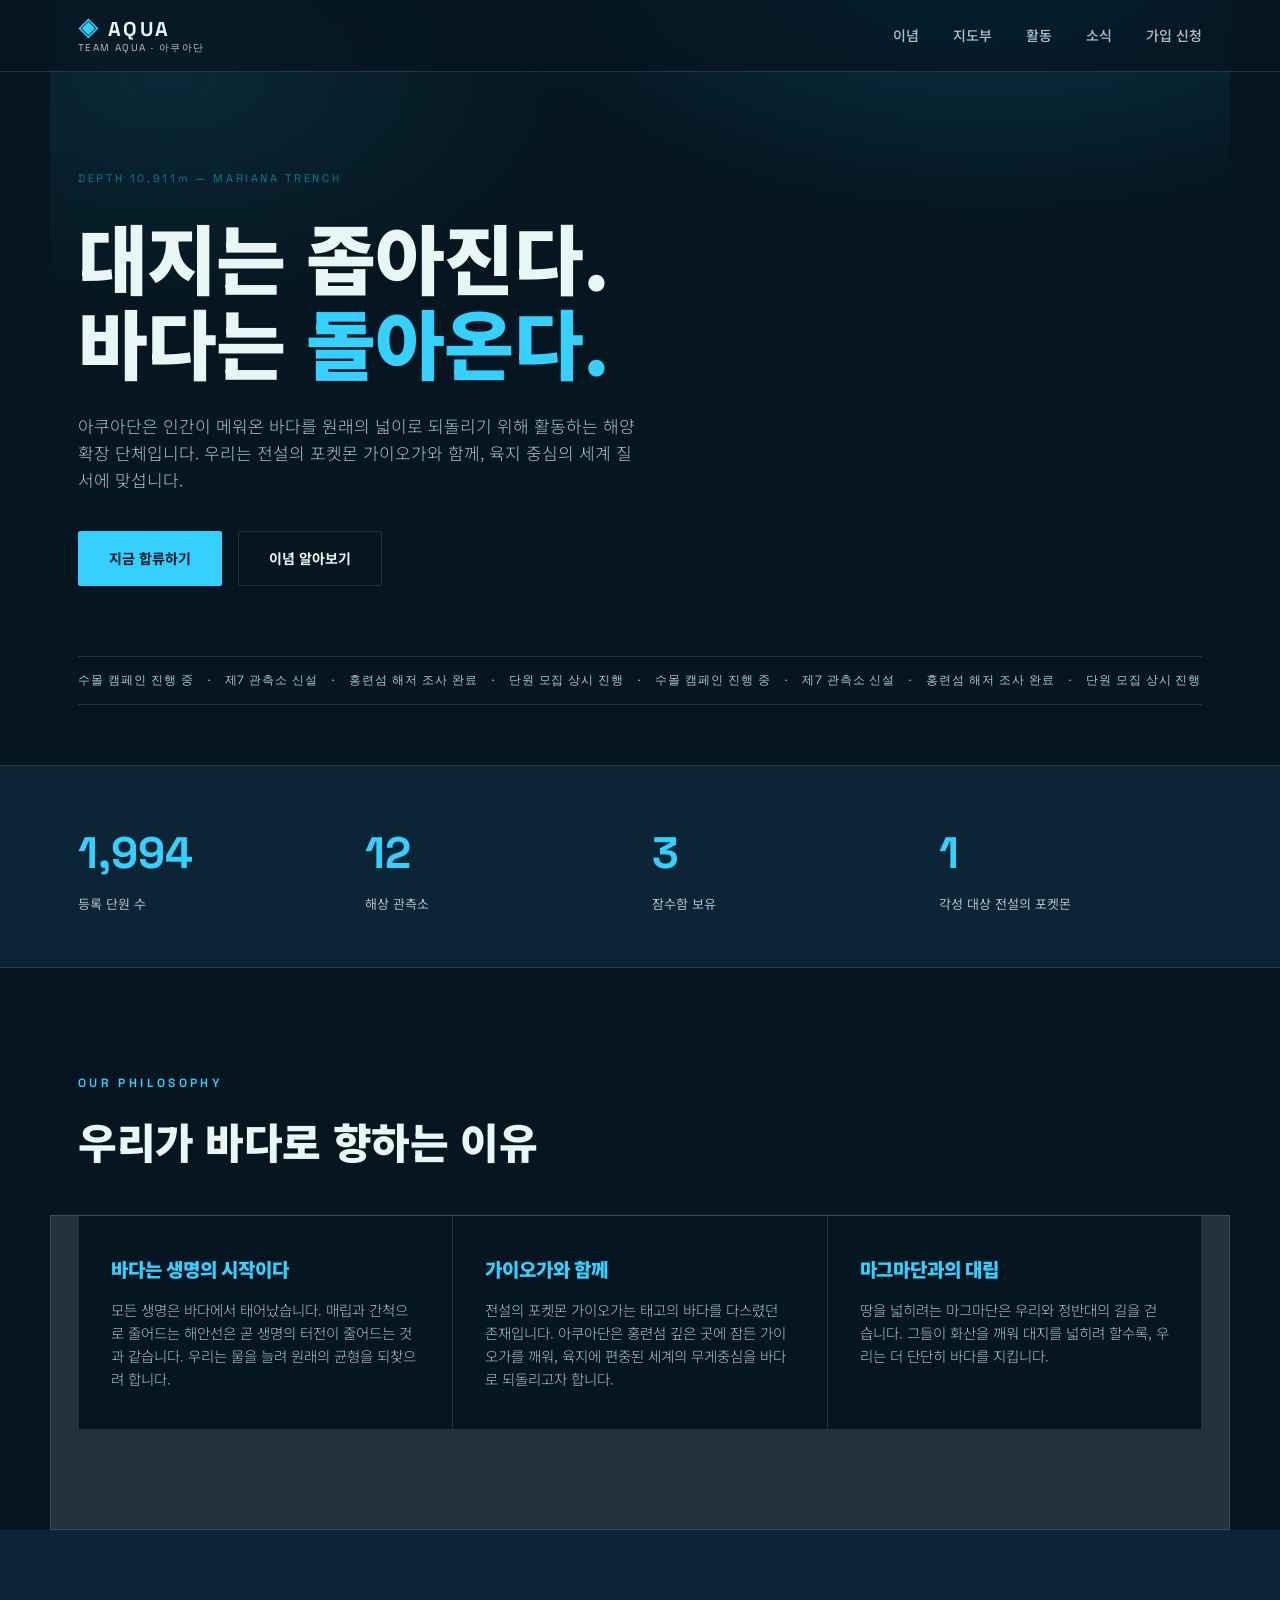
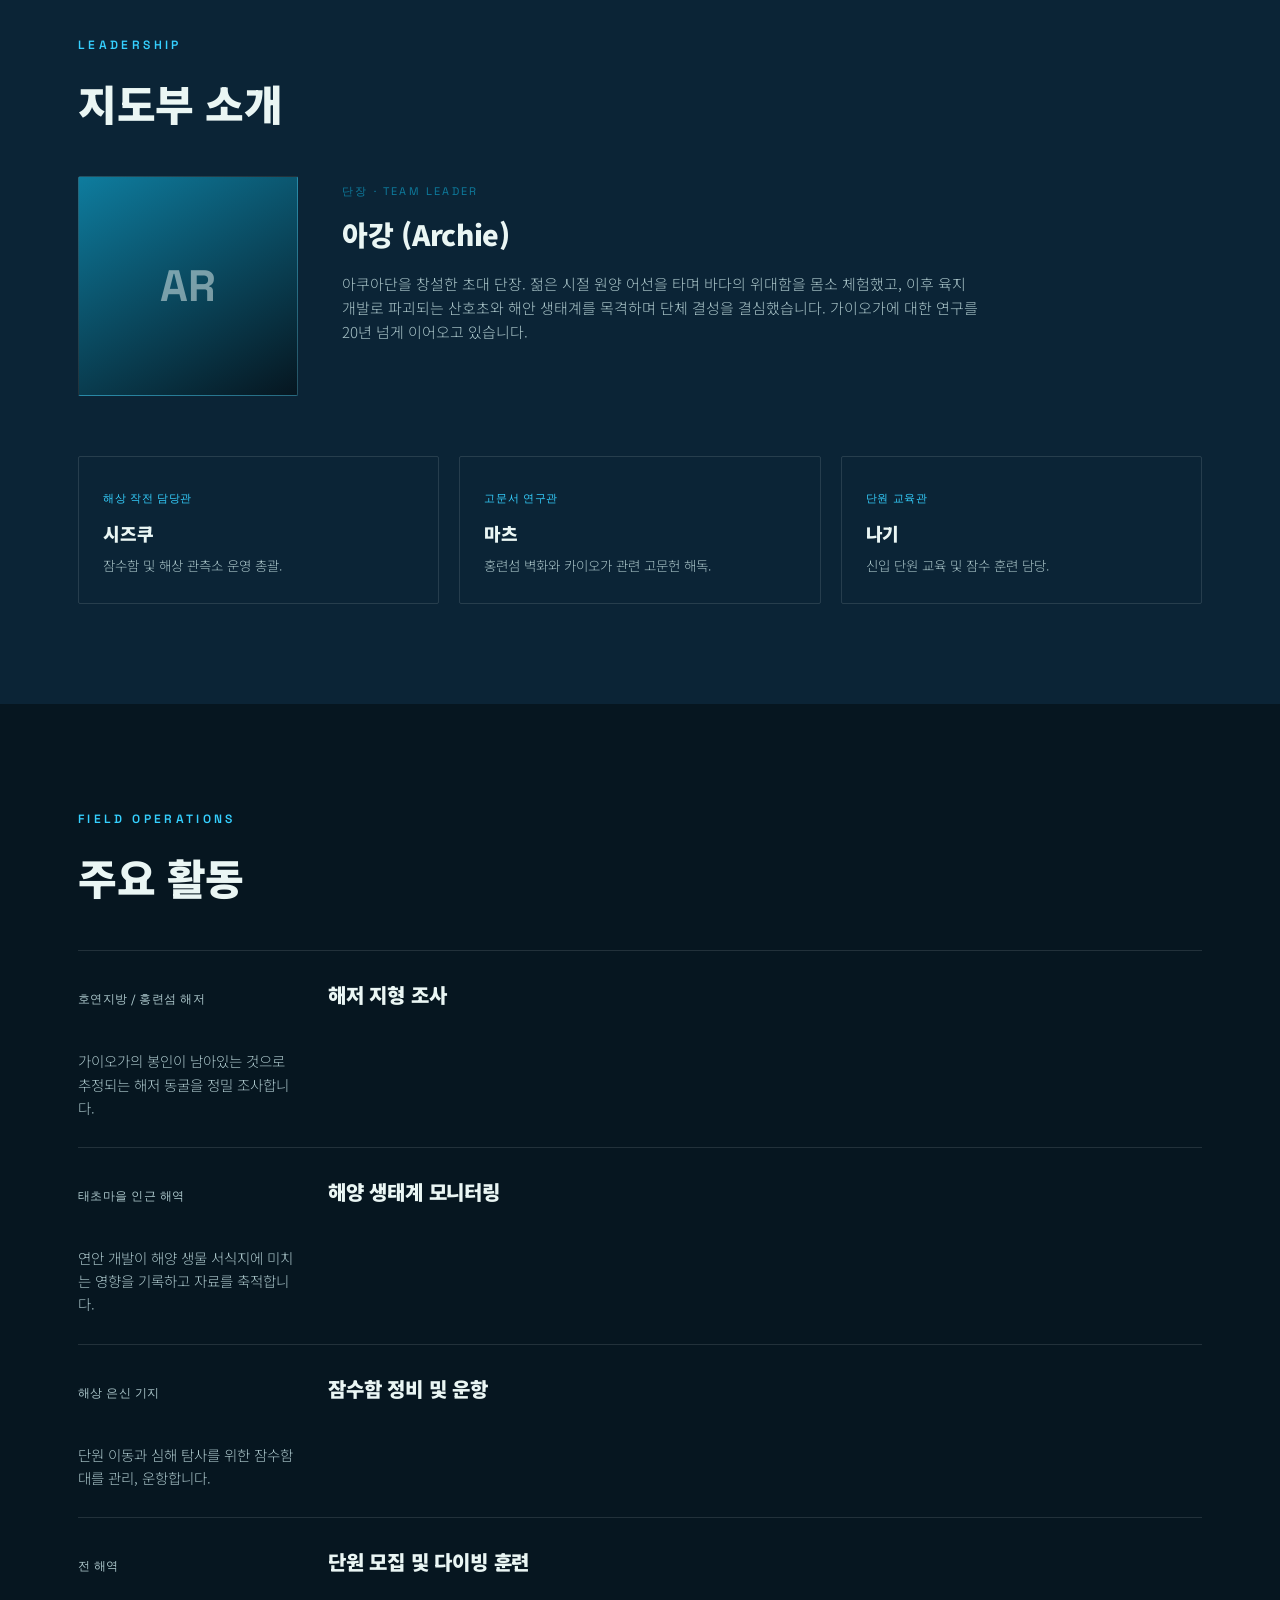
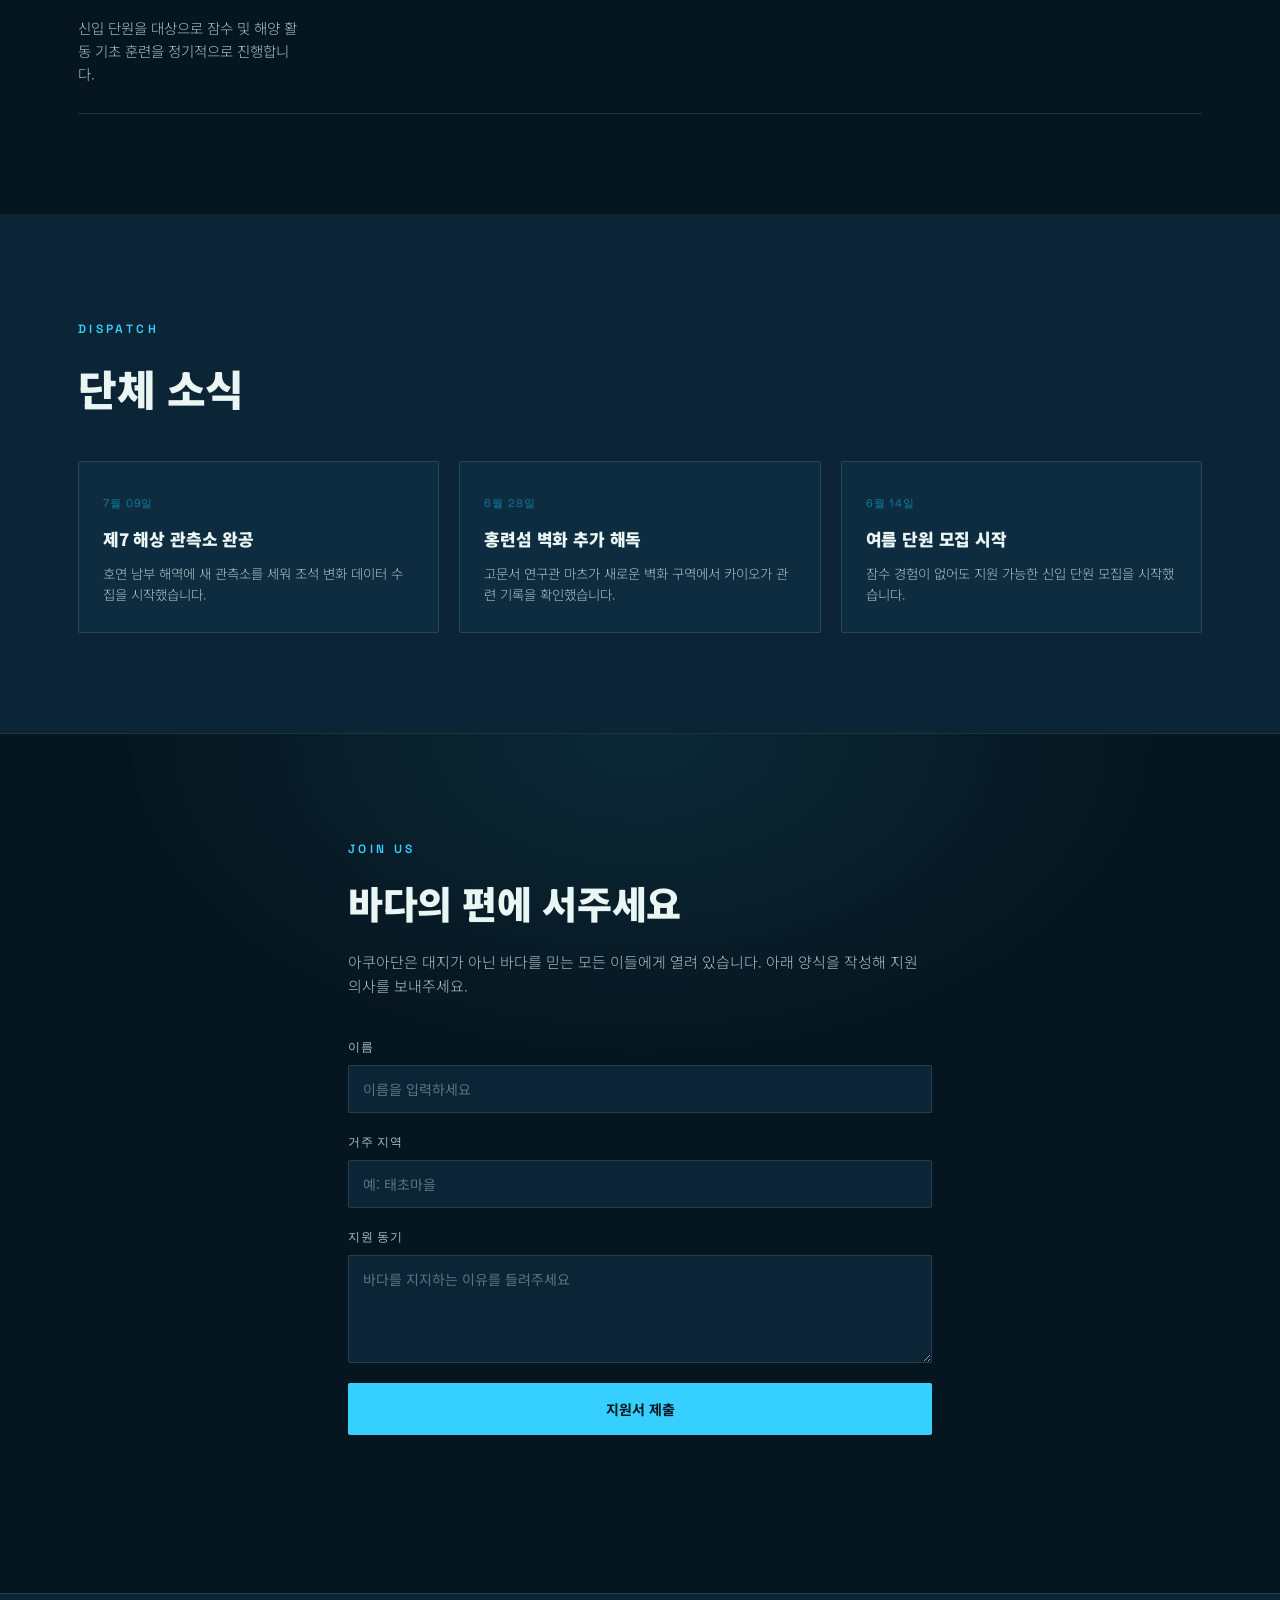
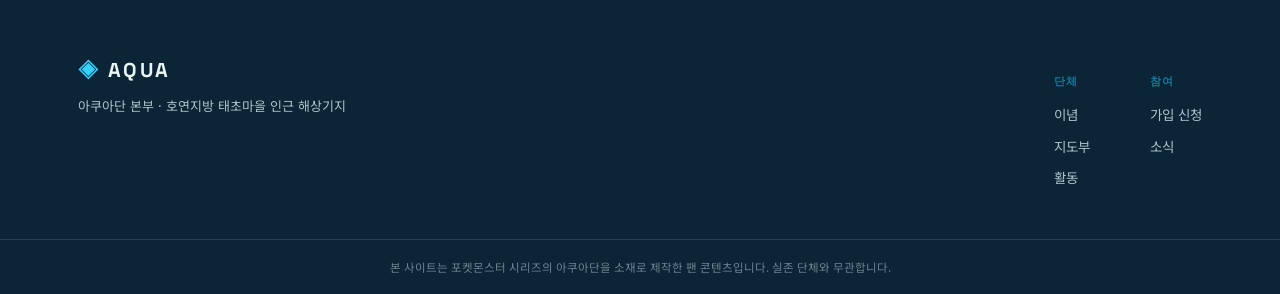
<file: index.html>
<!DOCTYPE html>
<html lang="ko">
<head>
<meta charset="UTF-8">
<meta name="viewport" content="width=device-width, initial-scale=1.0">
<title>아쿠아단 | 바다를 되찾는 사람들</title>
<link rel="preconnect" href="https://fonts.googleapis.com">
<link href="https://fonts.googleapis.com/css2?family=Space+Grotesk:wght@400;500;600;700&family=Noto+Sans+KR:wght@300;400;500;700;900&display=swap" rel="stylesheet">
<link rel="stylesheet" href="style.css">
</head>
<body>

<div class="sonar-layer" id="sonarLayer" aria-hidden="true"></div>

<header class="site-header" id="siteHeader">
  <div class="header-inner">
    <a href="#top" class="brand">
      <span class="brand-mark">AQUA</span>
      <span class="brand-sub">TEAM AQUA · 아쿠아단</span>
    </a>
    <nav class="main-nav" aria-label="주요 메뉴">
      <a href="#mission">이념</a>
      <a href="#leadership">지도부</a>
      <a href="#operations">활동</a>
      <a href="#news">소식</a>
      <a href="#join">가입 신청</a>
    </nav>
    <button class="nav-toggle" id="navToggle" aria-label="메뉴 열기" aria-expanded="false">
      <span></span><span></span><span></span>
    </button>
  </div>
</header>

<main id="top">

  <section class="hero">
    <div class="hero-depth-label">DEPTH 10,911m — MARIANA TRENCH</div>
    <h1 class="hero-headline">
      대지는 좁아진다.<br>
      바다는 <span class="hl-accent">돌아온다.</span>
    </h1>
    <p class="hero-sub">
      아쿠아단은 인간이 메워온 바다를 원래의 넓이로 되돌리기 위해 활동하는 해양 확장 단체입니다.
      우리는 전설의 포켓몬 가이오가와 함께, 육지 중심의 세계 질서에 맞섭니다.
    </p>
    <div class="hero-actions">
      <a href="#join" class="btn btn-primary">지금 합류하기</a>
      <a href="#mission" class="btn btn-ghost">이념 알아보기</a>
    </div>
    <div class="hero-ticker" aria-hidden="true">
      <div class="ticker-track">
        <span>수몰 캠페인 진행 중</span><span>·</span>
        <span>제7 관측소 신설</span><span>·</span>
        <span>홍련섬 해저 조사 완료</span><span>·</span>
        <span>단원 모집 상시 진행</span><span>·</span>
        <span>수몰 캠페인 진행 중</span><span>·</span>
        <span>제7 관측소 신설</span><span>·</span>
        <span>홍련섬 해저 조사 완료</span><span>·</span>
        <span>단원 모집 상시 진행</span><span>·</span>
      </div>
    </div>
  </section>

  <section class="stats" aria-label="단체 현황">
    <div class="stats-inner">
      <div class="stat">
        <span class="stat-num" data-count="1994">0</span>
        <span class="stat-label">등록 단원 수</span>
      </div>
      <div class="stat">
        <span class="stat-num" data-count="12">0</span>
        <span class="stat-label">해상 관측소</span>
      </div>
      <div class="stat">
        <span class="stat-num" data-count="3">0</span>
        <span class="stat-label">잠수함 보유</span>
      </div>
      <div class="stat">
        <span class="stat-num" data-count="1">0</span>
        <span class="stat-label">각성 대상 전설의 포켓몬</span>
      </div>
    </div>
  </section>

  <section id="mission" class="mission">
    <div class="section-head">
      <span class="eyebrow">OUR PHILOSOPHY</span>
      <h2>우리가 바다로 향하는 이유</h2>
    </div>
    <div class="mission-grid">
      <article class="mission-card">
        <h3>바다는 생명의 시작이다</h3>
        <p>모든 생명은 바다에서 태어났습니다. 매립과 간척으로 줄어드는 해안선은 곧 생명의 터전이 줄어드는 것과 같습니다. 우리는 물을 늘려 원래의 균형을 되찾으려 합니다.</p>
      </article>
      <article class="mission-card">
        <h3>가이오가와 함께</h3>
        <p>전설의 포켓몬 가이오가는 태고의 바다를 다스렸던 존재입니다. 아쿠아단은 홍련섬 깊은 곳에 잠든 가이오가를 깨워, 육지에 편중된 세계의 무게중심을 바다로 되돌리고자 합니다.</p>
      </article>
      <article class="mission-card">
        <h3>마그마단과의 대립</h3>
        <p>땅을 넓히려는 마그마단은 우리와 정반대의 길을 걷습니다. 그들이 화산을 깨워 대지를 넓히려 할수록, 우리는 더 단단히 바다를 지킵니다.</p>
      </article>
    </div>
  </section>

  <section id="leadership" class="leadership">
    <div class="section-head">
      <span class="eyebrow">LEADERSHIP</span>
      <h2>지도부 소개</h2>
    </div>
    <div class="leader-feature">
      <div class="leader-photo" aria-hidden="true">
        <div class="photo-placeholder">AR</div>
      </div>
      <div class="leader-info">
        <span class="leader-role">단장 · TEAM LEADER</span>
        <h3>아강 (Archie)</h3>
        <p>아쿠아단을 창설한 초대 단장. 젊은 시절 원양 어선을 타며 바다의 위대함을 몸소 체험했고, 이후 육지 개발로 파괴되는 산호초와 해안 생태계를 목격하며 단체 결성을 결심했습니다. 가이오가에 대한 연구를 20년 넘게 이어오고 있습니다.</p>
      </div>
    </div>
    <div class="admin-grid">
      <div class="admin-card">
        <span class="admin-tag">해상 작전 담당관</span>
        <h4>시즈쿠</h4>
        <p>잠수함 및 해상 관측소 운영 총괄.</p>
      </div>
      <div class="admin-card">
        <span class="admin-tag">고문서 연구관</span>
        <h4>마츠</h4>
        <p>홍련섬 벽화와 카이오가 관련 고문헌 해독.</p>
      </div>
      <div class="admin-card">
        <span class="admin-tag">단원 교육관</span>
        <h4>나기</h4>
        <p>신입 단원 교육 및 잠수 훈련 담당.</p>
      </div>
    </div>
  </section>

  <section id="operations" class="operations">
    <div class="section-head">
      <span class="eyebrow">FIELD OPERATIONS</span>
      <h2>주요 활동</h2>
    </div>
    <div class="ops-list">
      <div class="ops-row">
        <span class="ops-loc">호연지방 / 홍련섬 해저</span>
        <h3>해저 지형 조사</h3>
        <p>가이오가의 봉인이 남아있는 것으로 추정되는 해저 동굴을 정밀 조사합니다.</p>
      </div>
      <div class="ops-row">
        <span class="ops-loc">태초마을 인근 해역</span>
        <h3>해양 생태계 모니터링</h3>
        <p>연안 개발이 해양 생물 서식지에 미치는 영향을 기록하고 자료를 축적합니다.</p>
      </div>
      <div class="ops-row">
        <span class="ops-loc">해상 은신 기지</span>
        <h3>잠수함 정비 및 운항</h3>
        <p>단원 이동과 심해 탐사를 위한 잠수함대를 관리, 운항합니다.</p>
      </div>
      <div class="ops-row">
        <span class="ops-loc">전 해역</span>
        <h3>단원 모집 및 다이빙 훈련</h3>
        <p>신입 단원을 대상으로 잠수 및 해양 활동 기초 훈련을 정기적으로 진행합니다.</p>
      </div>
    </div>
  </section>

  <section id="news" class="news">
    <div class="section-head">
      <span class="eyebrow">DISPATCH</span>
      <h2>단체 소식</h2>
    </div>
    <div class="news-grid">
      <article class="news-card">
        <span class="news-date">7월 09일</span>
        <h3>제7 해상 관측소 완공</h3>
        <p>호연 남부 해역에 새 관측소를 세워 조석 변화 데이터 수집을 시작했습니다.</p>
      </article>
      <article class="news-card">
        <span class="news-date">6월 28일</span>
        <h3>홍련섬 벽화 추가 해독</h3>
        <p>고문서 연구관 마츠가 새로운 벽화 구역에서 카이오가 관련 기록을 확인했습니다.</p>
      </article>
      <article class="news-card">
        <span class="news-date">6월 14일</span>
        <h3>여름 단원 모집 시작</h3>
        <p>잠수 경험이 없어도 지원 가능한 신입 단원 모집을 시작했습니다.</p>
      </article>
    </div>
  </section>

  <section id="join" class="join">
    <div class="join-inner">
      <span class="eyebrow">JOIN US</span>
      <h2>바다의 편에 서주세요</h2>
      <p>아쿠아단은 대지가 아닌 바다를 믿는 모든 이들에게 열려 있습니다. 아래 양식을 작성해 지원 의사를 보내주세요.</p>
      <form class="join-form" id="joinForm">
        <div class="field">
          <label for="name">이름</label>
          <input type="text" id="name" name="name" placeholder="이름을 입력하세요" required>
        </div>
        <div class="field">
          <label for="region">거주 지역</label>
          <input type="text" id="region" name="region" placeholder="예: 태초마을" required>
        </div>
        <div class="field">
          <label for="reason">지원 동기</label>
          <textarea id="reason" name="reason" rows="4" placeholder="바다를 지지하는 이유를 들려주세요"></textarea>
        </div>
        <button type="submit" class="btn btn-primary btn-wide">지원서 제출</button>
        <p class="form-status" id="formStatus" role="status"></p>
      </form>
    </div>
  </section>

</main>

<footer class="site-footer">
  <div class="footer-inner">
    <div class="footer-brand">
      <span class="brand-mark">AQUA</span>
      <p>아쿠아단 본부 · 호연지방 태초마을 인근 해상기지</p>
    </div>
    <div class="footer-links">
      <div class="footer-col">
        <h5>단체</h5>
        <a href="#mission">이념</a>
        <a href="#leadership">지도부</a>
        <a href="#operations">활동</a>
      </div>
      <div class="footer-col">
        <h5>참여</h5>
        <a href="#join">가입 신청</a>
        <a href="#news">소식</a>
      </div>
    </div>
  </div>
  <div class="footer-bottom">
    <p>본 사이트는 포켓몬스터 시리즈의 아쿠아단을 소재로 제작한 팬 콘텐츠입니다. 실존 단체와 무관합니다.</p>
  </div>
</footer>

<script src="script.js"></script>
</body>
</html>
</file>
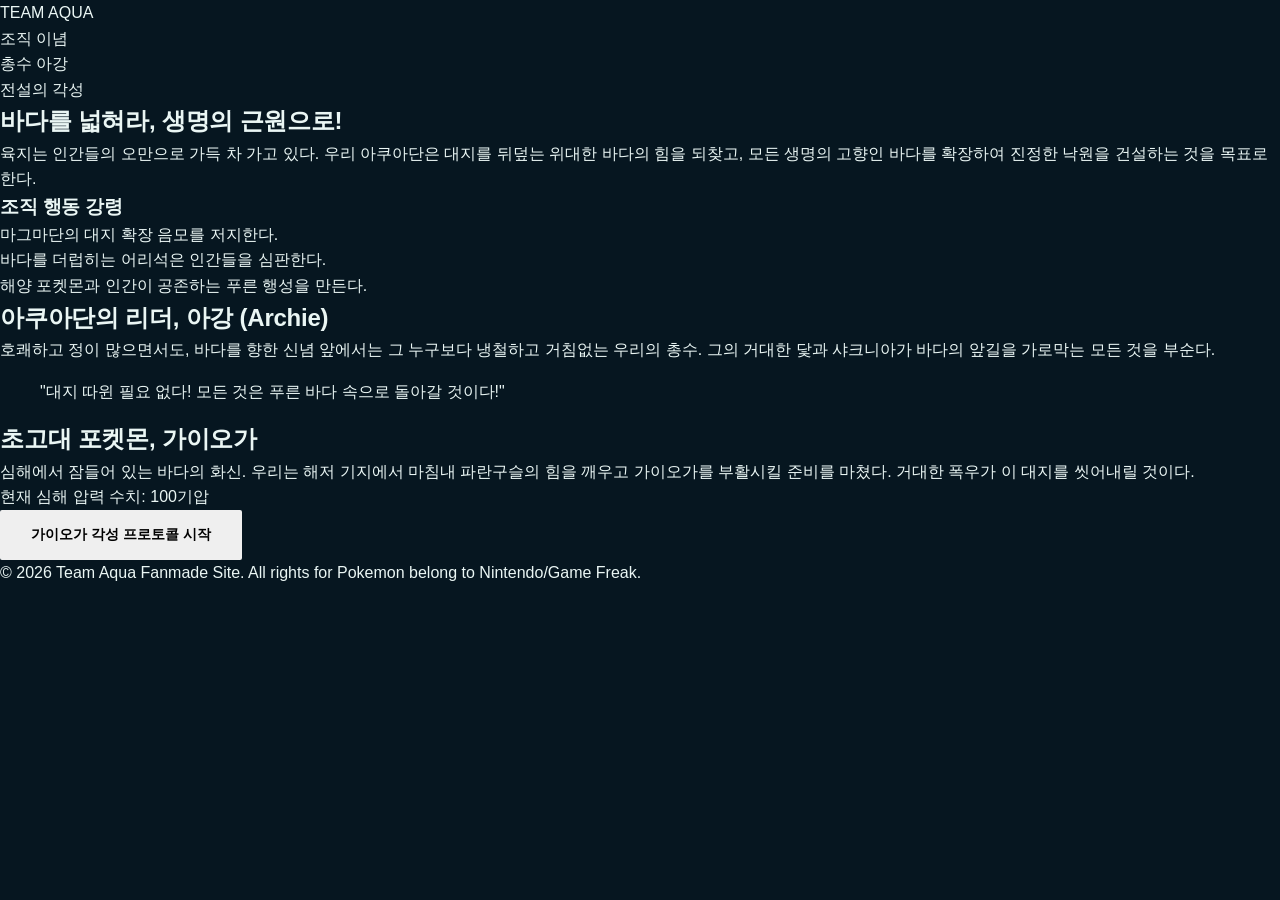
<file: gemini-code-1783933275994.html>
<!DOCTYPE html>
<html lang="ko">
<head>
    <meta charset="UTF-8">
    <meta name="viewport" content="width=device-width, initial-scale=1.0">
    <title>아쿠아단 공식 커뮤니티 (팬메이드)</title>
    <link rel="stylesheet" href="style.css">
</head>
<body>

    <!-- 배경 애니메이션용 오버레이 -->
    <div class="ocean-bg"></div>

    <!-- 헤더 영역 -->
    <header>
        <div class="logo">TEAM AQUA</div>
        <nav>
            <ul>
                <li><a href="#vision" class="active">조직 이념</a></li>
                <li><a href="#leader">총수 아강</a></li>
                <li><a href="#kyogre">전설의 각성</a></li>
            </ul>
        </nav>
    </header>

    <!-- 메인 컨텐츠 리액터 -->
    <main class="container">
        
        <!-- 섹션 1: 조직 이념 -->
        <section id="vision" class="content-section active">
            <h2>바다를 넓혀라, 생명의 근원으로!</h2>
            <p>육지는 인간들의 오만으로 가득 차 가고 있다. 우리 아쿠아단은 대지를 뒤덮는 위대한 바다의 힘을 되찾고, 모든 생명의 고향인 바다를 확장하여 진정한 낙원을 건설하는 것을 목표로 한다.</p>
            <div class="card">
                <h3>조직 행동 강령</h3>
                <ul>
                    <li>마그마단의 대지 확장 음모를 저지한다.</li>
                    <li>바다를 더럽히는 어리석은 인간들을 심판한다.</li>
                    <li>해양 포켓몬과 인간이 공존하는 푸른 행성을 만든다.</li>
                </ul>
            </div>
        </section>

        <!-- 섹션 2: 총수 아강 -->
        <section id="leader" class="content-section">
            <h2>아쿠아단의 리더, 아강 (Archie)</h2>
            <p>호쾌하고 정이 많으면서도, 바다를 향한 신념 앞에서는 그 누구보다 냉철하고 거침없는 우리의 총수. 그의 거대한 닻과 샤크니아가 바다의 앞길을 가로막는 모든 것을 부순다.</p>
            <blockquote class="leader-quote">
                "대지 따윈 필요 없다! 모든 것은 푸른 바다 속으로 돌아갈 것이다!"
            </blockquote>
        </section>

        <!-- 섹션 3: 전설의 각성 -->
        <section id="kyogre" class="content-section">
            <h2>초고대 포켓몬, 가이오가</h2>
            <p>심해에서 잠들어 있는 바다의 화신. 우리는 해저 기지에서 마침내 파란구슬의 힘을 깨우고 가이오가를 부활시킬 준비를 마쳤다. 거대한 폭우가 이 대지를 씻어내릴 것이다.</p>
            
            <!-- 가상 인터랙션 버튼 -->
            <div class="widget-box">
                <p class="status-text">현재 심해 압력 수치: <span id="pressure-val">100</span>기압</p>
                <button id="awaken-btn" class="btn">가이오가 각성 프로토콜 시작</button>
            </div>
        </section>

    </main>

    <!-- 푸터 영역 -->
    <footer>
        <p>&copy; 2026 Team Aqua Fanmade Site. All rights for Pokemon belong to Nintendo/Game Freak.</p>
    </footer>

    <script src="script.js"></script>
</body>
</html>
</file>
<file: style.css>
/* ================================
   TEAM AQUA — DESIGN TOKENS
   Color   : #061620 심해 배경 / #0b2436 서브 배경 / #0e7c9e 티얼 / #35d0ff 시안 액센트 / #eaf6f4 폼(거품) 텍스트 / #ff5d5d 경고(코랄)
   Type    : 'Noto Sans KR' 900/700 — 헤드라인, 'Noto Sans KR' 400 — 본문, 'Space Grotesk' — 라틴 라벨/숫자
   Signature: 스크롤 시 퍼지는 소나(sonar) 파동 레이어 — 카이오가가 깨어나길 기다리는 심해의 신호
   ================================ */

:root{
  --navy-deep:#061620;
  --navy-mid:#0b2436;
  --navy-card:#0e2c40;
  --teal:#0e7c9e;
  --cyan:#35d0ff;
  --foam:#eaf6f4;
  --foam-dim:#a9c4c8;
  --coral:#ff5d5d;
  --line: rgba(234,246,244,0.12);
  --radius: 2px;
  --font-display:'Noto Sans KR', sans-serif;
  --font-label:'Space Grotesk', sans-serif;
}

*{ box-sizing:border-box; }
html{ scroll-behavior:smooth; }
body{
  margin:0;
  background:var(--navy-deep);
  color:var(--foam);
  font-family:'Noto Sans KR', sans-serif;
  font-weight:400;
  line-height:1.6;
  -webkit-font-smoothing:antialiased;
  overflow-x:hidden;
}
a{ color:inherit; text-decoration:none; }
h1,h2,h3,h4{ font-family:var(--font-display); font-weight:900; margin:0; letter-spacing:-0.01em; }
p{ margin:0; }
ul{ margin:0; padding:0; list-style:none; }
button{ font-family:inherit; cursor:pointer; }
input,textarea{ font-family:inherit; }

:focus-visible{
  outline:2px solid var(--cyan);
  outline-offset:3px;
}

.eyebrow{
  display:inline-block;
  font-family:var(--font-label);
  font-size:12px;
  letter-spacing:0.28em;
  color:var(--cyan);
  margin-bottom:14px;
  font-weight:600;
}

/* ---------- Sonar signature layer ---------- */
.sonar-layer{
  position:fixed;
  inset:0;
  pointer-events:none;
  z-index:0;
  overflow:hidden;
}
.sonar-ring{
  position:absolute;
  left:var(--x); top:var(--y);
  width:20px; height:20px;
  border-radius:50%;
  border:1px solid var(--cyan);
  opacity:0.55;
  transform:translate(-50%,-50%) scale(0);
  animation:sonar-expand 2.6s ease-out forwards;
}
@keyframes sonar-expand{
  0%{ transform:translate(-50%,-50%) scale(0); opacity:0.5; }
  100%{ transform:translate(-50%,-50%) scale(22); opacity:0; }
}
@media (prefers-reduced-motion: reduce){
  .sonar-ring{ animation:none; display:none; }
}

/* ---------- Header ---------- */
.site-header{
  position:fixed; top:0; left:0; right:0;
  z-index:100;
  background:rgba(6,22,32,0.72);
  backdrop-filter:blur(10px);
  border-bottom:1px solid var(--line);
  transition:background .3s ease;
}
.header-inner{
  max-width:1180px;
  margin:0 auto;
  padding:18px 28px;
  display:flex;
  align-items:center;
  justify-content:space-between;
}
.brand{ display:flex; flex-direction:column; line-height:1.1; }
.brand-mark{
  font-family:var(--font-label);
  font-weight:700;
  font-size:20px;
  letter-spacing:0.12em;
  color:var(--foam);
}
.brand-mark::before{
  content:'◈ ';
  color:var(--cyan);
}
.brand-sub{
  font-family:var(--font-label);
  font-size:10px;
  letter-spacing:0.14em;
  color:var(--foam-dim);
  margin-top:2px;
}
.main-nav{ display:flex; gap:34px; }
.main-nav a{
  font-size:14px;
  font-weight:500;
  color:var(--foam-dim);
  position:relative;
  padding:4px 0;
  transition:color .2s ease;
}
.main-nav a:hover{ color:var(--foam); }
.main-nav a::after{
  content:'';
  position:absolute; left:0; bottom:-2px;
  width:0; height:1px;
  background:var(--cyan);
  transition:width .25s ease;
}
.main-nav a:hover::after{ width:100%; }

.nav-toggle{
  display:none;
  flex-direction:column;
  gap:5px;
  background:none;
  border:none;
  padding:6px;
}
.nav-toggle span{
  width:22px; height:2px; background:var(--foam);
}

/* ---------- Hero ---------- */
.hero{
  position:relative;
  z-index:1;
  padding:170px 28px 60px;
  max-width:1180px;
  margin:0 auto;
  background:
    radial-gradient(ellipse 900px 500px at 80% -10%, rgba(14,124,158,0.35), transparent 60%),
    radial-gradient(ellipse 700px 400px at 10% 10%, rgba(53,208,255,0.10), transparent 60%);
}
.hero-depth-label{
  font-family:var(--font-label);
  font-size:11px;
  letter-spacing:0.24em;
  color:var(--teal);
  margin-bottom:26px;
}
.hero-headline{
  font-size:clamp(38px, 6.4vw, 76px);
  line-height:1.12;
  color:var(--foam);
  max-width:820px;
}
.hl-accent{ color:var(--cyan); }
.hero-sub{
  margin-top:28px;
  max-width:560px;
  font-size:17px;
  color:var(--foam-dim);
  font-weight:300;
}
.hero-actions{
  margin-top:38px;
  display:flex;
  gap:16px;
  flex-wrap:wrap;
}
.btn{
  display:inline-block;
  padding:15px 30px;
  font-size:14px;
  font-weight:700;
  border-radius:var(--radius);
  border:1px solid transparent;
  transition:all .2s ease;
}
.btn-primary{
  background:var(--cyan);
  color:var(--navy-deep);
}
.btn-primary:hover{ background:#5cdcff; transform:translateY(-1px); }
.btn-ghost{
  border-color:var(--line);
  color:var(--foam);
}
.btn-ghost:hover{ border-color:var(--cyan); color:var(--cyan); }
.btn-wide{ width:100%; text-align:center; }

.hero-ticker{
  margin-top:70px;
  border-top:1px solid var(--line);
  border-bottom:1px solid var(--line);
  overflow:hidden;
  padding:14px 0;
}
.ticker-track{
  display:flex;
  gap:14px;
  white-space:nowrap;
  width:max-content;
  font-family:var(--font-label);
  font-size:12px;
  letter-spacing:0.08em;
  color:var(--foam-dim);
  animation:ticker-scroll 26s linear infinite;
}
@keyframes ticker-scroll{
  from{ transform:translateX(0); }
  to{ transform:translateX(-50%); }
}

/* ---------- Stats ---------- */
.stats{
  position:relative; z-index:1;
  background:var(--navy-mid);
  border-top:1px solid var(--line);
  border-bottom:1px solid var(--line);
}
.stats-inner{
  max-width:1180px;
  margin:0 auto;
  padding:52px 28px;
  display:grid;
  grid-template-columns:repeat(4,1fr);
  gap:24px;
}
.stat{ display:flex; flex-direction:column; gap:6px; }
.stat-num{
  font-family:var(--font-label);
  font-size:clamp(28px,4vw,44px);
  font-weight:700;
  color:var(--cyan);
}
.stat-label{
  font-size:13px;
  color:var(--foam-dim);
}

/* ---------- Section shared ---------- */
section{ position:relative; z-index:1; }
.section-head{
  max-width:1180px;
  margin:0 auto;
  padding:100px 28px 40px;
}
.section-head h2{
  font-size:clamp(28px,3.6vw,42px);
  color:var(--foam);
}

/* ---------- Mission ---------- */
.mission-grid{
  max-width:1180px;
  margin:0 auto;
  padding:0 28px 100px;
  display:grid;
  grid-template-columns:repeat(3,1fr);
  gap:1px;
  background:var(--line);
  border:1px solid var(--line);
}
.mission-card{
  background:var(--navy-deep);
  padding:38px 32px;
}
.mission-card h3{
  font-size:19px;
  color:var(--cyan);
  margin-bottom:14px;
}
.mission-card p{
  font-size:14.5px;
  color:var(--foam-dim);
  font-weight:300;
}

/* ---------- Leadership ---------- */
.leadership{ background:var(--navy-mid); }
.leader-feature{
  max-width:1180px;
  margin:0 auto;
  padding:0 28px 60px;
  display:grid;
  grid-template-columns:220px 1fr;
  gap:44px;
  align-items:start;
}
.photo-placeholder{
  width:220px; height:220px;
  background:linear-gradient(150deg, var(--teal), var(--navy-deep));
  border:1px solid var(--line);
  display:flex; align-items:center; justify-content:center;
  font-family:var(--font-label);
  font-size:44px;
  font-weight:700;
  color:rgba(234,246,244,0.5);
  border-radius:var(--radius);
}
.leader-role{
  font-family:var(--font-label);
  font-size:11px;
  letter-spacing:0.2em;
  color:var(--teal);
}
.leader-info h3{
  font-size:28px;
  margin:10px 0 16px;
  color:var(--foam);
}
.leader-info p{
  font-size:15px;
  color:var(--foam-dim);
  font-weight:300;
  max-width:640px;
}
.admin-grid{
  max-width:1180px;
  margin:0 auto;
  padding:0 28px 100px;
  display:grid;
  grid-template-columns:repeat(3,1fr);
  gap:20px;
}
.admin-card{
  border:1px solid var(--line);
  padding:26px 24px;
  border-radius:var(--radius);
}
.admin-tag{
  font-family:var(--font-label);
  font-size:11px;
  color:var(--cyan);
  letter-spacing:0.06em;
}
.admin-card h4{
  font-size:18px;
  margin:10px 0 8px;
  color:var(--foam);
}
.admin-card p{
  font-size:13.5px;
  color:var(--foam-dim);
  font-weight:300;
}

/* ---------- Operations ---------- */
.ops-list{
  max-width:1180px;
  margin:0 auto;
  padding:0 28px 100px;
}
.ops-row{
  display:grid;
  grid-template-columns:220px 1fr;
  gap:30px;
  padding:28px 0;
  border-top:1px solid var(--line);
  align-items:baseline;
}
.ops-list .ops-row:last-child{ border-bottom:1px solid var(--line); }
.ops-loc{
  font-family:var(--font-label);
  font-size:12px;
  color:var(--foam-dim);
  letter-spacing:0.04em;
}
.ops-row h3{
  font-size:20px;
  color:var(--foam);
  margin-bottom:8px;
}
.ops-row p{
  font-size:14.5px;
  color:var(--foam-dim);
  font-weight:300;
  max-width:560px;
}

/* ---------- News ---------- */
.news{ background:var(--navy-mid); }
.news-grid{
  max-width:1180px;
  margin:0 auto;
  padding:0 28px 100px;
  display:grid;
  grid-template-columns:repeat(3,1fr);
  gap:20px;
}
.news-card{
  background:var(--navy-card);
  border:1px solid var(--line);
  padding:26px 24px;
  border-radius:var(--radius);
  transition:border-color .2s ease, transform .2s ease;
}
.news-card:hover{
  border-color:var(--teal);
  transform:translateY(-3px);
}
.news-date{
  font-family:var(--font-label);
  font-size:11px;
  color:var(--teal);
  letter-spacing:0.08em;
}
.news-card h3{
  font-size:17px;
  margin:12px 0 10px;
  color:var(--foam);
}
.news-card p{
  font-size:13.5px;
  color:var(--foam-dim);
  font-weight:300;
}

/* ---------- Join ---------- */
.join{
  background:
    radial-gradient(ellipse 800px 500px at 50% 0%, rgba(53,208,255,0.10), transparent 65%),
    var(--navy-deep);
  border-top:1px solid var(--line);
}
.join-inner{
  max-width:640px;
  margin:0 auto;
  padding:100px 28px 120px;
  text-align:left;
}
.join h2{ font-size:clamp(26px,3.4vw,38px); margin-bottom:16px; color:var(--foam); }
.join > .join-inner > p{
  color:var(--foam-dim);
  font-weight:300;
  font-size:15px;
  margin-bottom:40px;
}
.join-form{ display:flex; flex-direction:column; gap:20px; }
.field{ display:flex; flex-direction:column; gap:8px; }
.field label{
  font-size:12px;
  letter-spacing:0.06em;
  color:var(--foam-dim);
  font-family:var(--font-label);
}
.field input, .field textarea{
  background:var(--navy-mid);
  border:1px solid var(--line);
  border-radius:var(--radius);
  padding:13px 14px;
  color:var(--foam);
  font-size:14px;
  resize:vertical;
  transition:border-color .2s ease;
}
.field input:focus, .field textarea:focus{
  border-color:var(--cyan);
  outline:none;
}
.field input::placeholder, .field textarea::placeholder{ color:rgba(169,196,200,0.5); }
.form-status{
  font-size:13.5px;
  color:var(--cyan);
  min-height:18px;
}

/* ---------- Footer ---------- */
.site-footer{
  background:var(--navy-mid);
  border-top:1px solid var(--line);
  position:relative; z-index:1;
}
.footer-inner{
  max-width:1180px;
  margin:0 auto;
  padding:60px 28px 40px;
  display:flex;
  justify-content:space-between;
  gap:40px;
  flex-wrap:wrap;
}
.footer-brand p{
  margin-top:10px;
  font-size:13px;
  color:var(--foam-dim);
  max-width:280px;
}
.footer-links{ display:flex; gap:60px; }
.footer-col h5{
  font-family:var(--font-label);
  font-size:11px;
  letter-spacing:0.12em;
  color:var(--teal);
  margin-bottom:14px;
}
.footer-col a{
  display:block;
  font-size:13.5px;
  color:var(--foam-dim);
  margin-bottom:10px;
}
.footer-col a:hover{ color:var(--cyan); }
.footer-bottom{
  border-top:1px solid var(--line);
  padding:18px 28px;
  text-align:center;
}
.footer-bottom p{
  font-size:11.5px;
  color:rgba(169,196,200,0.6);
  max-width:1180px;
  margin:0 auto;
}

/* ---------- Reveal on scroll ---------- */
.reveal{
  opacity:0;
  transform:translateY(18px);
  transition:opacity .7s ease, transform .7s ease;
}
.reveal.is-visible{
  opacity:1;
  transform:translateY(0);
}

/* ---------- Responsive ---------- */
@media (max-width: 860px){
  .main-nav{ display:none; }
  .nav-toggle{ display:flex; }
  .mission-grid{ grid-template-columns:1fr; }
  .admin-grid{ grid-template-columns:1fr; }
  .news-grid{ grid-template-columns:1fr; }
  .stats-inner{ grid-template-columns:repeat(2,1fr); }
  .leader-feature{ grid-template-columns:1fr; }
  .ops-row{ grid-template-columns:1fr; gap:8px; }
}
</file>
